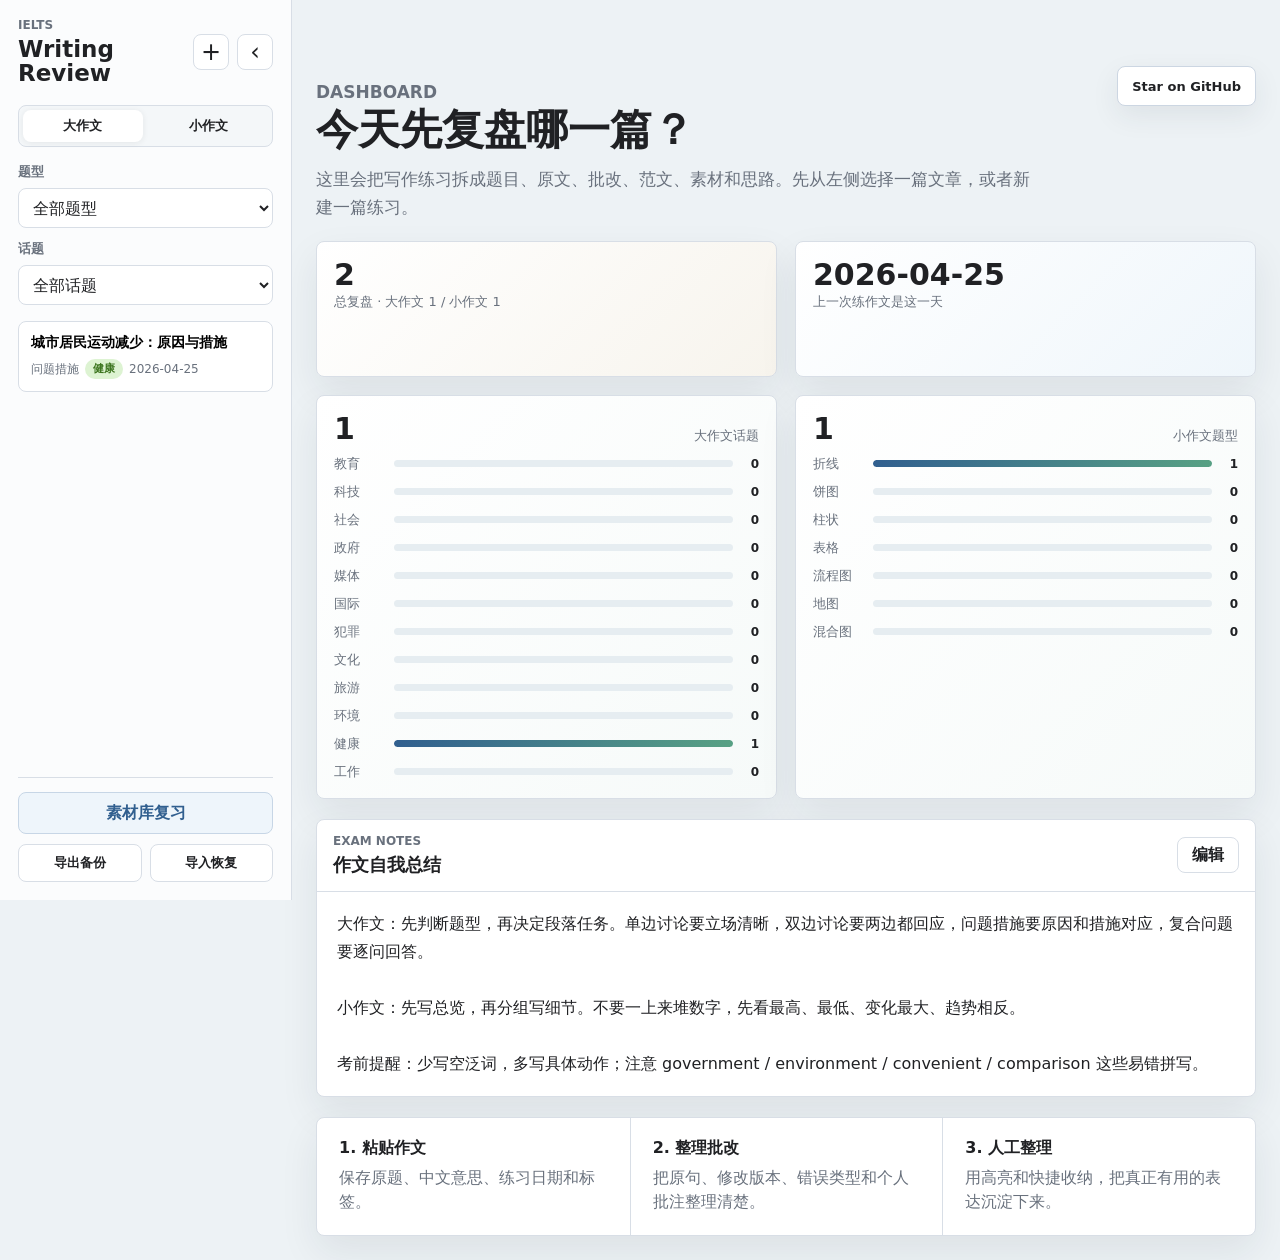
<file: index.html>
<!doctype html>
<html lang="zh-CN">
  <head>
    <meta charset="UTF-8" />
    <meta name="viewport" content="width=device-width, initial-scale=1.0" />
    <title>IELTS Writing Review</title>
    <script defer src="https://cloud.umami.is/script.js" data-website-id="b738fd49-31a0-478e-bd38-641fe0dc7ba7"></script>
    <link rel="stylesheet" href="styles.css" />
  </head>
  <body>
    <div class="app-shell" id="appShell">
      <aside class="sidebar" aria-label="作文目录">
        <div class="brand">
          <div class="brand-copy">
            <p class="eyebrow">IELTS</p>
            <h1>Writing Review</h1>
          </div>
          <div class="brand-actions">
            <button class="icon-button" id="newEntryBtn" title="新建复盘" aria-label="新建复盘">+</button>
            <button class="collapse-button" id="collapseBtn" title="收起目录" aria-label="收起目录">‹</button>
          </div>
        </div>

        <div class="sidebar-content">
          <div class="mode-tabs" role="tablist" aria-label="作文类型">
            <button class="mode-tab active" data-mode="task2">大作文</button>
            <button class="mode-tab" data-mode="task1">小作文</button>
          </div>

          <div class="filter-grid">
            <label class="field compact">
              <span>题型</span>
              <select id="typeFilter"></select>
            </label>
            <label class="field compact topic-filter-field" id="topicFilterField">
              <span>话题</span>
              <select id="topicFilter"></select>
            </label>
          </div>

          <div class="entry-list" id="entryList"></div>

          <div class="sidebar-footer">
            <button class="library-entry-button" id="openLibraryBtn">素材库复习</button>
            <div class="backup-actions" aria-label="数据备份">
              <button class="secondary-button" id="exportBackupBtn">导出备份</button>
              <label class="secondary-button import-backup-button">
                导入恢复
                <input id="importBackupInput" type="file" accept="application/json,.json" />
              </label>
            </div>
          </div>
        </div>
      </aside>

      <main class="workspace">
        <section class="welcome-view" id="welcomeView">
          <div class="welcome-head">
            <div class="welcome-copy">
              <p class="eyebrow">Dashboard</p>
              <h2>今天先复盘哪一篇？</h2>
              <p>
                这里会把写作练习拆成题目、原文、批改、范文、素材和思路。先从左侧选择一篇文章，或者新建一篇练习。
              </p>
            </div>
            <a
              class="github-star-button"
              href="https://github.com/pinksoso69/ielts-writing-review"
              target="_blank"
              rel="noreferrer"
            >
              Star on GitHub
            </a>
          </div>

          <div class="metric-grid" id="metricGrid"></div>

          <section class="panel exam-summary">
            <div class="panel-header">
              <div>
                <p class="eyebrow">Exam Notes</p>
                <h2>作文自我总结</h2>
              </div>
              <div class="topbar-actions">
                <button class="secondary-button" id="editSummaryBtn">编辑</button>
                <button class="primary-button hidden" id="saveSummaryBtn">保存</button>
              </div>
            </div>
            <div class="summary-display" id="summaryDisplay"></div>
            <textarea class="summary-editor hidden" id="summaryEditor"></textarea>
          </section>

          <div class="workflow-strip">
            <div>
              <strong>1. 粘贴作文</strong>
              <span>保存原题、中文意思、练习日期和标签。</span>
            </div>
            <div>
              <strong>2. 整理批改</strong>
              <span>把原句、修改版本、错误类型和个人批注整理清楚。</span>
            </div>
            <div>
              <strong>3. 人工整理</strong>
              <span>用高亮和快捷收纳，把真正有用的表达沉淀下来。</span>
            </div>
          </div>
        </section>

        <section class="library-view hidden" id="libraryView">
          <header class="topbar">
            <div>
              <p class="eyebrow">Review Bank</p>
              <h2 class="library-title">素材库复习</h2>
            </div>
            <button class="secondary-button" id="libraryHomeBtn">返回首页</button>
          </header>

          <section class="library-control-panel">
            <div class="mode-tabs library-mode-tabs" role="tablist" aria-label="素材库类型">
              <button class="mode-tab active" data-library-mode="task2">大作文</button>
              <button class="mode-tab" data-library-mode="task1">小作文</button>
            </div>
            <label class="field">
              <span id="libraryGroupLabel">话题</span>
              <select id="libraryGroupSelect"></select>
            </label>
          </section>

          <div class="library-bank-tabs note-tabs" id="libraryBankTabs" role="tablist" aria-label="素材库分类"></div>
          <div class="library-content" id="libraryContent"></div>
          <div class="library-pagination" id="libraryPagination"></div>
        </section>

        <section class="detail-view hidden" id="detailView">
          <header class="topbar">
            <div>
              <p class="eyebrow" id="entryModeLabel">大作文复盘</p>
              <input id="entryTitle" class="title-input" aria-label="作文标题" />
            </div>
            <div class="topbar-actions">
              <button class="secondary-button" id="backHomeBtn">首页</button>
              <button class="remove-button" id="deleteEntryBtn">删除记录</button>
            </div>
          </header>

          <section class="panel prompt-card" id="promptCard">
            <div class="prompt-left">
              <label class="field">
                <span>作文原题</span>
                <textarea id="promptText" rows="3"></textarea>
              </label>
              <label class="field">
                <span>题目意思（中文）</span>
                <textarea id="meaningText" rows="3"></textarea>
              </label>
              <div class="meta-row">
                <label class="field">
                  <span>题型</span>
                  <select id="essayType"></select>
                </label>
                <label class="field">
                  <span>练习日期</span>
                  <input id="practiceDate" type="date" />
                </label>
                <label class="field topic-field" id="topicField">
                  <span>话题标签</span>
                  <select id="topicSelect"></select>
                </label>
              </div>
            </div>
            <div class="prompt-right">
              <div class="task-image-field hidden" id="taskImageField">
                <div class="image-field-header">
                  <span>题目图片</span>
                  <label class="secondary-button image-upload-button">
                    上传截图
                    <input id="taskImageInput" type="file" accept="image/*" />
                  </label>
                </div>
                <button class="image-preview empty" id="taskImagePreview" type="button">暂无图片</button>
                <button class="remove-button hidden" id="removeTaskImageBtn">移除图片</button>
              </div>
            </div>
          </section>

          <section class="review-grid">
            <article class="panel essay-panel">
              <div class="panel-header">
                <div>
                  <p class="eyebrow">Draft</p>
                  <h2>我的版本</h2>
                </div>
                <div class="panel-tools">
                  <label class="score-field">
                    <span>分数</span>
                    <select id="draftScore"></select>
                  </label>
                  <span class="count-pill" id="draftStats">0 words</span>
                </div>
              </div>
              <div id="draftEditor" class="rich-editor" contenteditable="true" spellcheck="false"></div>
            </article>

            <article class="panel essay-panel">
              <div class="panel-header">
                <div>
                  <p class="eyebrow">Model</p>
                  <h2>范文版本</h2>
                </div>
                <div class="panel-tools">
                  <label class="score-field">
                    <span>分数</span>
                    <select id="modelScore"></select>
                  </label>
                  <span class="count-pill" id="modelStats">0 words</span>
                </div>
              </div>
              <div id="modelEditor" class="rich-editor" contenteditable="true" spellcheck="false"></div>
            </article>
          </section>
          <div class="highlight-legend" id="highlightLegend"></div>

          <section class="analysis-grid">
            <article class="panel corrections-panel">
              <details open>
                <summary>
                  <span>
                    <em class="eyebrow">Corrections</em>
                    <strong>错误标注</strong>
                  </span>
                  <button class="secondary-button" id="addCorrectionBtn">添加</button>
                </summary>
                <div class="correction-list" id="correctionList"></div>
              </details>
            </article>

            <article class="panel language-panel">
              <details open>
                <summary>
                  <span>
                    <em class="eyebrow">Language Bank</em>
                    <strong>素材沉淀</strong>
                  </span>
                  <button class="secondary-button" id="editBankLabelsBtn" type="button">编辑标签</button>
                </summary>
                <div class="bank-label-editor hidden" id="bankLabelEditor"></div>
                <div class="note-tabs" id="detailBankTabs" role="tablist" aria-label="素材分类"></div>
                <textarea id="bankText" class="notes-textarea"></textarea>
              </details>
            </article>

            <article class="panel thinking-panel">
              <details>
                <summary>
                  <span>
                    <em class="eyebrow">Thinking</em>
                    <strong>思路与结构</strong>
                  </span>
                </summary>
                <div class="analysis-fields">
                  <label class="field">
                    <span id="thinkingPrimaryLabel">整体思路</span>
                    <textarea id="stanceText" rows="3"></textarea>
                  </label>
                  <label class="field">
                    <span id="thinkingSecondaryLabel">论点与论据</span>
                    <textarea id="argumentsText" rows="7"></textarea>
                  </label>
                </div>
              </details>
            </article>
          </section>
        </section>
      </main>
    </div>

    <div class="image-modal hidden" id="imageModal" aria-label="题目图片预览">
      <button class="image-modal-close" id="imageModalClose" aria-label="关闭图片预览">×</button>
      <img id="imageModalImg" alt="题目图片放大预览" />
    </div>

    <div class="selection-toolbar hidden" id="selectionToolbar" aria-label="选中文本快捷操作">
      <div class="toolbar-group">
        <button data-highlight="#ffe998">黄色高亮</button>
        <button data-highlight="#ffc9c1">红色高亮</button>
        <button data-highlight="#b9dcff">蓝色高亮</button>
        <button data-highlight="#c7efd5">绿色高亮</button>
        <button data-clear-highlight>清除高亮</button>
      </div>
      <div class="toolbar-group submenu-wrap">
        <button>加入错误标注 ›</button>
        <div class="submenu">
          <button data-add-correction="source">原句/问题</button>
          <button data-add-correction="fix">修改建议</button>
          <button data-add-correction="comment">个人批注</button>
        </div>
      </div>
      <div class="toolbar-group submenu-wrap">
        <button>加入素材沉淀 ›</button>
        <div class="submenu" id="bankSubmenu"></div>
      </div>
    </div>

    <template id="correctionTemplate">
      <article class="correction-item">
        <label>
          <span>原句/问题</span>
          <textarea data-correction="source" rows="2"></textarea>
        </label>
        <label>
          <span>修改建议</span>
          <textarea data-correction="fix" rows="2"></textarea>
        </label>
        <label>
          <span>个人批注</span>
          <textarea data-correction="comment" rows="2"></textarea>
        </label>
        <label>
          <span>问题类型</span>
          <select data-correction="kind">
            <option>语法</option>
            <option>词汇</option>
            <option>搭配</option>
            <option>逻辑</option>
            <option>衔接</option>
            <option>任务回应</option>
            <option>其他</option>
          </select>
        </label>
        <button class="remove-button" data-remove-correction>删除</button>
      </article>
    </template>

    <script src="app.js"></script>
  </body>
</html>
</file>
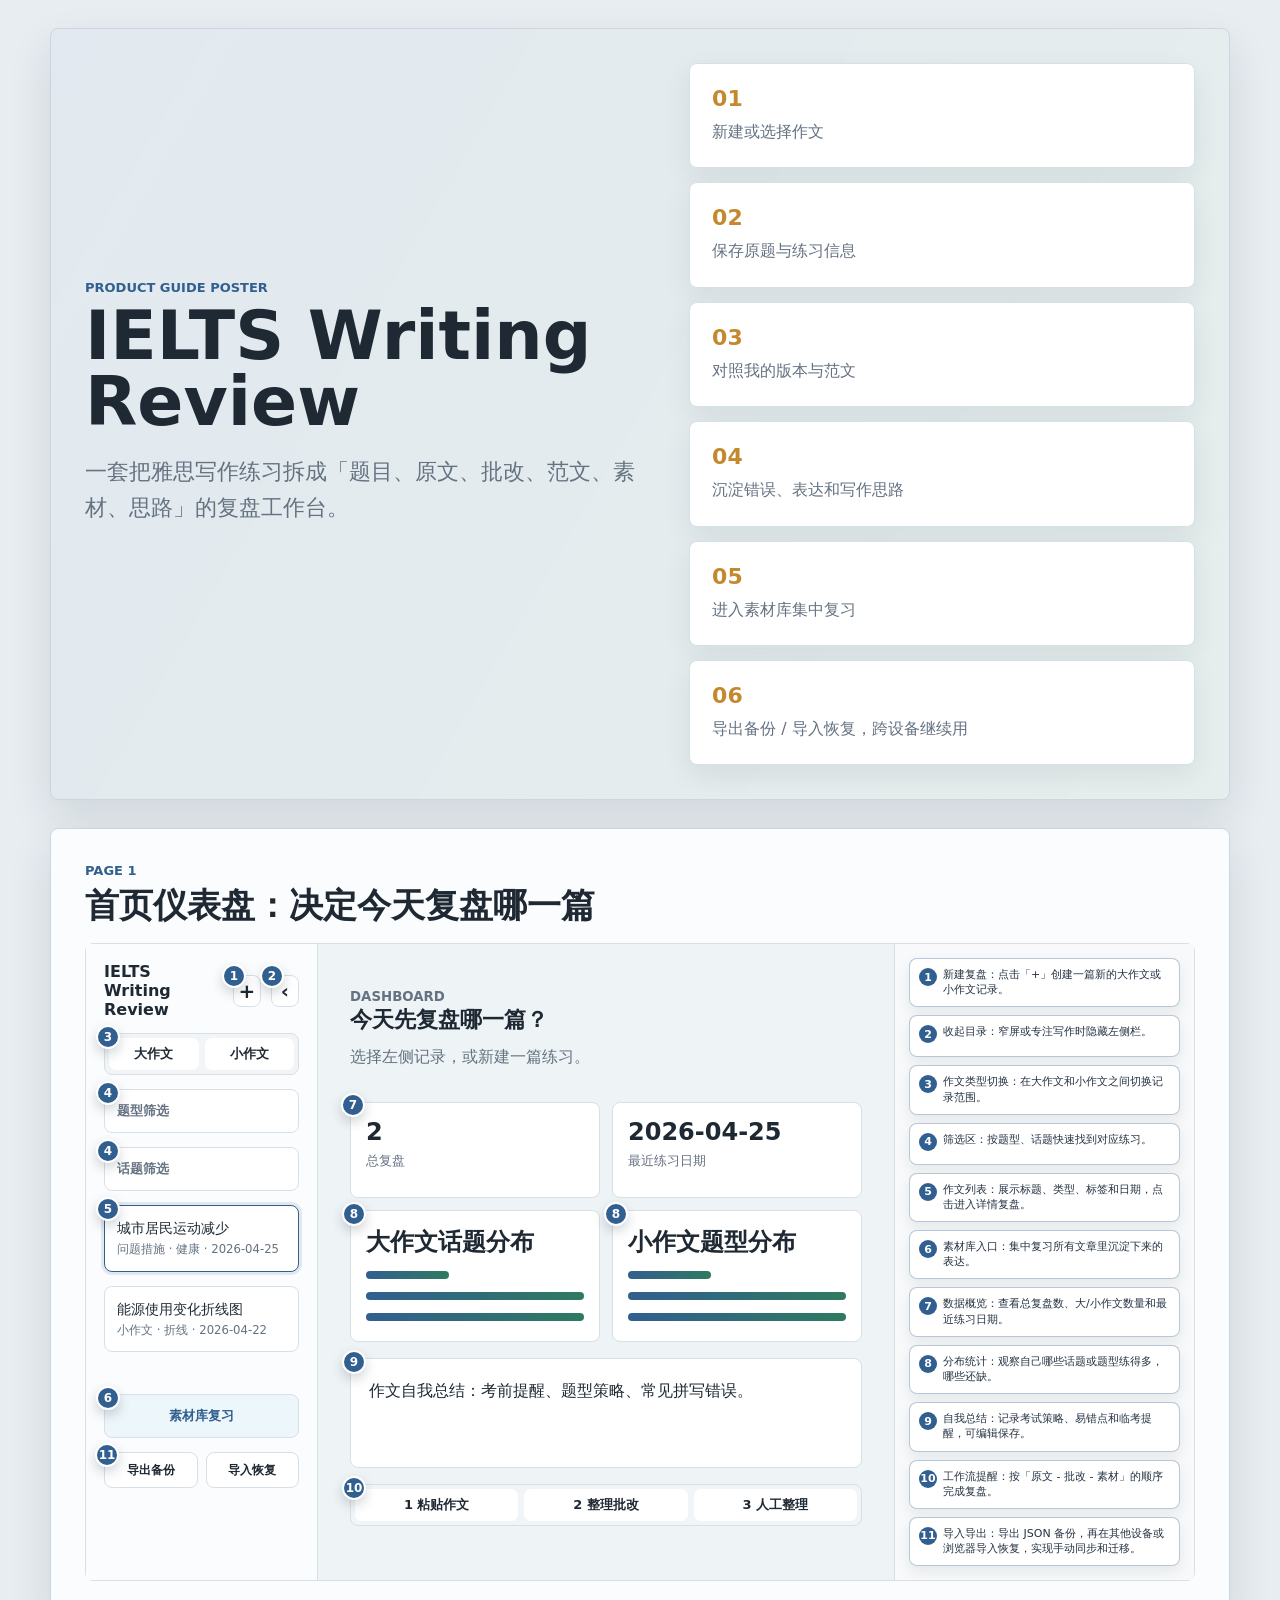
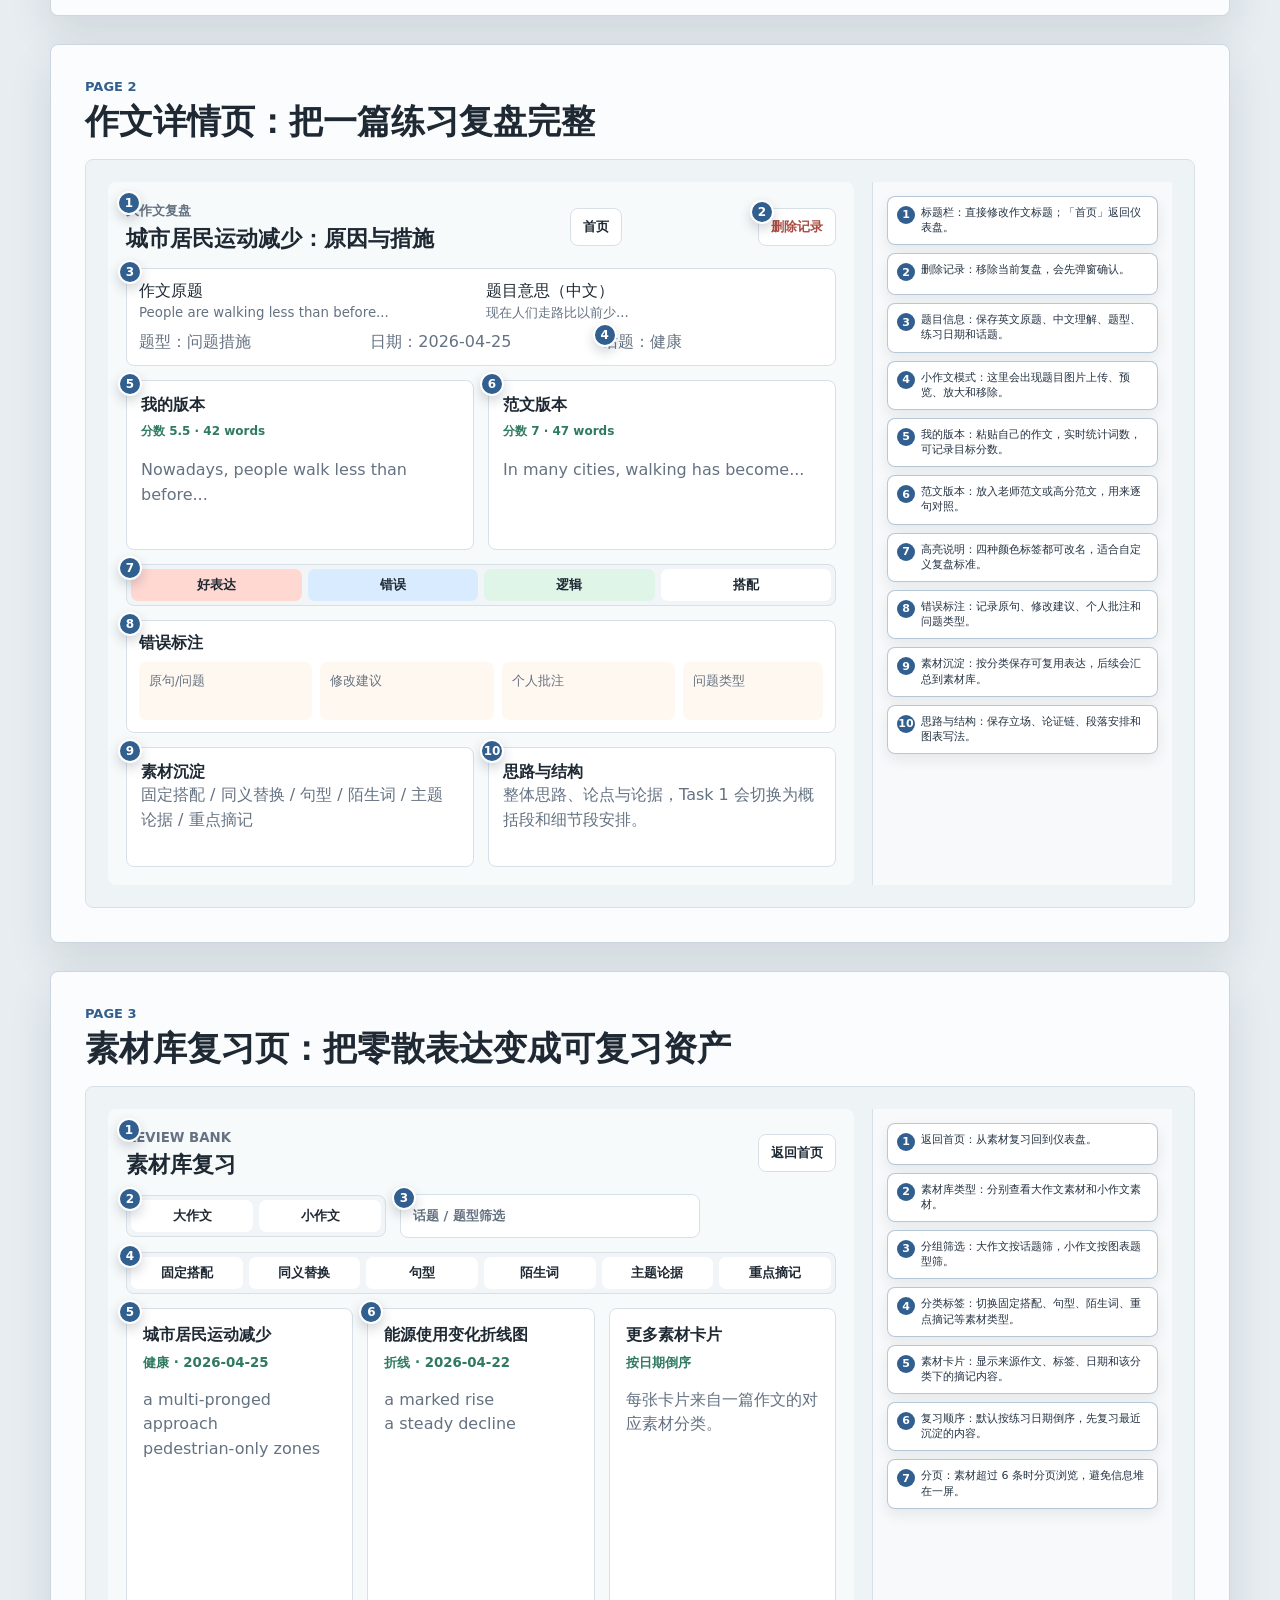
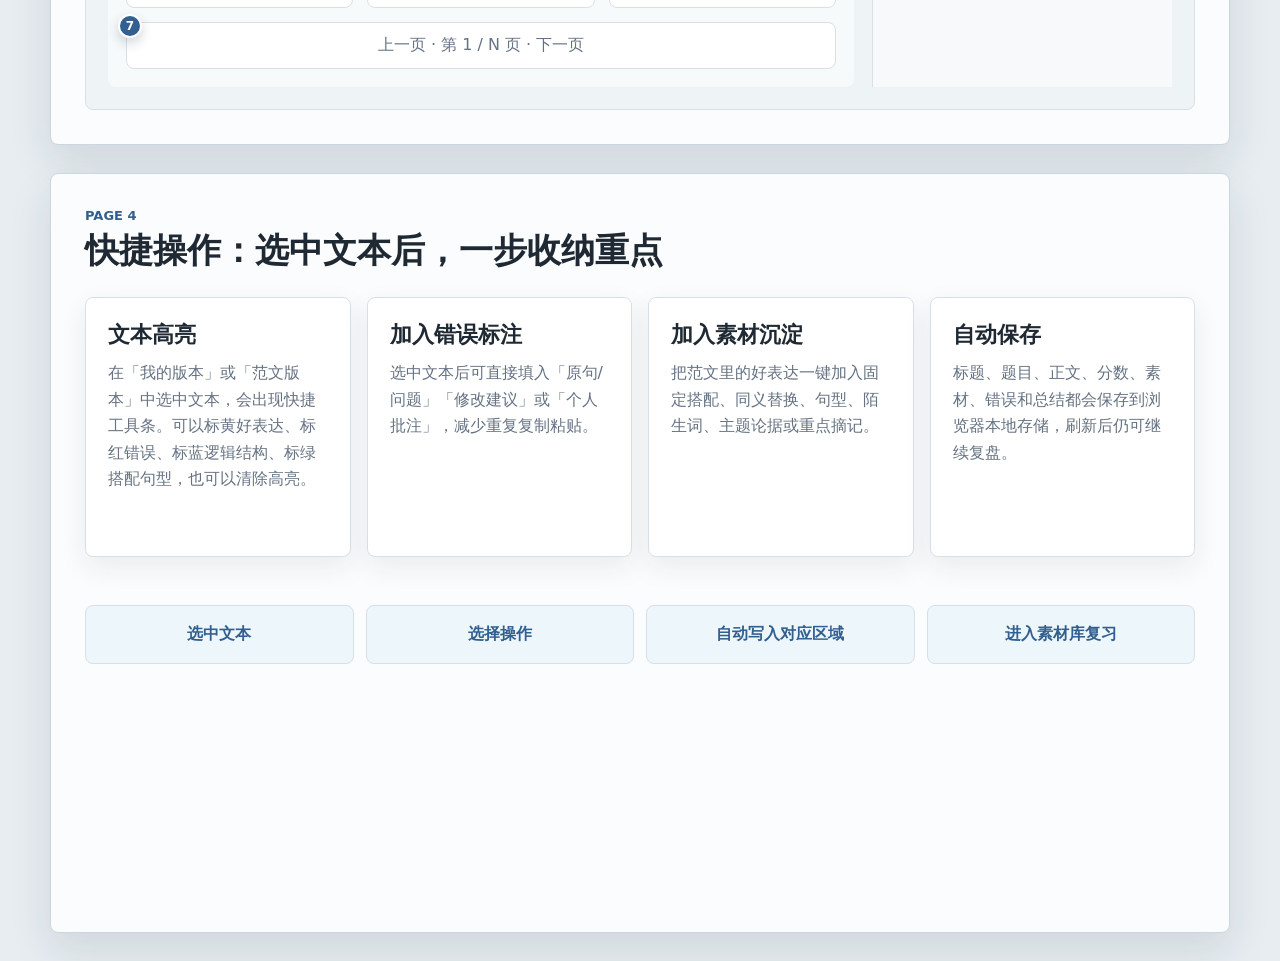
<file: poster.html>
<!doctype html>
<html lang="zh-CN">
  <head>
    <meta charset="UTF-8" />
    <meta name="viewport" content="width=device-width, initial-scale=1.0" />
    <title>IELTS Writing Review 使用介绍海报</title>
    <link rel="stylesheet" href="poster.css" />
  </head>
  <body>
    <main class="poster-book">
      <section class="poster-page cover">
        <div class="cover-copy">
          <p class="eyebrow">Product Guide Poster</p>
          <h1>IELTS Writing Review</h1>
          <p class="subtitle">一套把雅思写作练习拆成「题目、原文、批改、范文、素材、思路」的复盘工作台。</p>
        </div>
        <div class="cover-map" aria-label="产品流程">
          <div><b>01</b><span>新建或选择作文</span></div>
          <div><b>02</b><span>保存原题与练习信息</span></div>
          <div><b>03</b><span>对照我的版本与范文</span></div>
          <div><b>04</b><span>沉淀错误、表达和写作思路</span></div>
          <div><b>05</b><span>进入素材库集中复习</span></div>
          <div><b>06</b><span>导出备份 / 导入恢复，跨设备继续用</span></div>
        </div>
      </section>

      <section class="poster-page">
        <header class="page-header">
          <p class="eyebrow">Page 1</p>
          <h2>首页仪表盘：决定今天复盘哪一篇</h2>
        </header>
        <div class="annotated-layout home-layout">
          <aside class="mock-sidebar">
            <div class="brand-row">
              <strong>IELTS<br />Writing Review</strong>
              <span class="circle marked"><i class="note-mark">1</i>+</span>
              <span class="circle marked"><i class="note-mark">2</i>‹</span>
            </div>
            <div class="tabs marked"><i class="note-mark">3</i><span>大作文</span><span>小作文</span></div>
            <div class="field-pill marked"><i class="note-mark">4</i>题型筛选</div>
            <div class="field-pill marked"><i class="note-mark">4</i>话题筛选</div>
            <div class="entry active marked"><i class="note-mark">5</i>城市居民运动减少<br /><small>问题措施 · 健康 · 2026-04-25</small></div>
            <div class="entry">能源使用变化折线图<br /><small>小作文 · 折线 · 2026-04-22</small></div>
            <div class="library-button marked"><i class="note-mark">6</i>素材库复习</div>
            <div class="backup-row marked"><i class="note-mark">11</i><span>导出备份</span><span>导入恢复</span></div>
          </aside>
          <section class="mock-workspace">
            <div class="hero-copy">
              <small>Dashboard</small>
              <h3>今天先复盘哪一篇？</h3>
              <p>选择左侧记录，或新建一篇练习。</p>
            </div>
            <div class="metric-grid marked">
              <i class="note-mark">7</i>
              <div><b>2</b><span>总复盘</span></div>
              <div><b>2026-04-25</b><span>最近练习日期</span></div>
              <div class="wide marked"><i class="note-mark">8</i><b>大作文话题分布</b><i></i><i></i><i></i></div>
              <div class="wide marked"><i class="note-mark">8</i><b>小作文题型分布</b><i></i><i></i><i></i></div>
            </div>
            <div class="summary-box marked"><i class="note-mark">9</i>作文自我总结：考前提醒、题型策略、常见拼写错误。</div>
            <div class="workflow marked">
              <i class="note-mark">10</i>
              <span>1 粘贴作文</span>
              <span>2 整理批改</span>
              <span>3 人工整理</span>
            </div>
          </section>
          <ol class="callouts">
            <li style="--x: 2%; --y: 3%">新建复盘：点击「+」创建一篇新的大作文或小作文记录。</li>
            <li style="--x: 19%; --y: 3%">收起目录：窄屏或专注写作时隐藏左侧栏。</li>
            <li style="--x: 3%; --y: 14%">作文类型切换：在大作文和小作文之间切换记录范围。</li>
            <li style="--x: 3%; --y: 28%">筛选区：按题型、话题快速找到对应练习。</li>
            <li style="--x: 3%; --y: 47%">作文列表：展示标题、类型、标签和日期，点击进入详情复盘。</li>
            <li style="--x: 4%; --y: 82%">素材库入口：集中复习所有文章里沉淀下来的表达。</li>
            <li style="--x: 36%; --y: 18%">数据概览：查看总复盘数、大/小作文数量和最近练习日期。</li>
            <li style="--x: 56%; --y: 41%">分布统计：观察自己哪些话题或题型练得多，哪些还缺。</li>
            <li style="--x: 39%; --y: 68%">自我总结：记录考试策略、易错点和临考提醒，可编辑保存。</li>
            <li style="--x: 38%; --y: 86%">工作流提醒：按「原文 - 批改 - 素材」的顺序完成复盘。</li>
            <li>导入导出：导出 JSON 备份，再在其他设备或浏览器导入恢复，实现手动同步和迁移。</li>
          </ol>
        </div>
      </section>

      <section class="poster-page">
        <header class="page-header">
          <p class="eyebrow">Page 2</p>
          <h2>作文详情页：把一篇练习复盘完整</h2>
        </header>
        <div class="annotated-layout detail-layout">
          <section class="detail-screen">
            <div class="topbar marked">
              <i class="note-mark">1</i>
              <div><small>大作文复盘</small><h3>城市居民运动减少：原因与措施</h3></div>
              <span>首页</span><span class="danger marked"><i class="note-mark">2</i>删除记录</span>
            </div>
            <div class="prompt-card marked">
              <i class="note-mark">3</i>
              <div>作文原题<br /><small>People are walking less than before...</small></div>
              <div>题目意思（中文）<br /><small>现在人们走路比以前少...</small></div>
              <div class="meta">题型：问题措施</div>
              <div class="meta">日期：2026-04-25</div>
              <div class="meta marked"><i class="note-mark">4</i>话题：健康</div>
            </div>
            <div class="essay-grid">
              <div class="marked"><i class="note-mark">5</i><b>我的版本</b><em>分数 5.5 · 42 words</em><p>Nowadays, people walk less than before...</p></div>
              <div class="marked"><i class="note-mark">6</i><b>范文版本</b><em>分数 7 · 47 words</em><p>In many cities, walking has become...</p></div>
            </div>
            <div class="legend marked"><i class="note-mark">7</i><span>好表达</span><span>错误</span><span>逻辑</span><span>搭配</span></div>
            <div class="correction-table marked">
              <i class="note-mark">8</i>
              <b>错误标注</b>
              <div>原句/问题</div><div>修改建议</div><div>个人批注</div><div>问题类型</div>
            </div>
            <div class="bottom-grid">
              <div class="marked"><i class="note-mark">9</i><b>素材沉淀</b><p>固定搭配 / 同义替换 / 句型 / 陌生词 / 主题论据 / 重点摘记</p></div>
              <div class="marked"><i class="note-mark">10</i><b>思路与结构</b><p>整体思路、论点与论据，Task 1 会切换为概括段和细节段安排。</p></div>
            </div>
          </section>
          <ol class="callouts">
            <li style="--x: 2%; --y: 5%">标题栏：直接修改作文标题；「首页」返回仪表盘。</li>
            <li style="--x: 78%; --y: 5%">删除记录：移除当前复盘，会先弹窗确认。</li>
            <li style="--x: 4%; --y: 18%">题目信息：保存英文原题、中文理解、题型、练习日期和话题。</li>
            <li style="--x: 57%; --y: 22%">小作文模式：这里会出现题目图片上传、预览、放大和移除。</li>
            <li style="--x: 5%; --y: 37%">我的版本：粘贴自己的作文，实时统计词数，可记录目标分数。</li>
            <li style="--x: 52%; --y: 37%">范文版本：放入老师范文或高分范文，用来逐句对照。</li>
            <li style="--x: 4%; --y: 55%">高亮说明：四种颜色标签都可改名，适合自定义复盘标准。</li>
            <li style="--x: 4%; --y: 64%">错误标注：记录原句、修改建议、个人批注和问题类型。</li>
            <li style="--x: 14%; --y: 82%">素材沉淀：按分类保存可复用表达，后续会汇总到素材库。</li>
            <li style="--x: 55%; --y: 82%">思路与结构：保存立场、论证链、段落安排和图表写法。</li>
          </ol>
        </div>
      </section>

      <section class="poster-page">
        <header class="page-header">
          <p class="eyebrow">Page 3</p>
          <h2>素材库复习页：把零散表达变成可复习资产</h2>
        </header>
        <div class="annotated-layout library-layout">
          <section class="library-screen">
            <div class="topbar marked">
              <i class="note-mark">1</i>
              <div><small>Review Bank</small><h3>素材库复习</h3></div>
              <span>返回首页</span>
            </div>
            <div class="controls">
              <div class="tabs marked"><i class="note-mark">2</i><span>大作文</span><span>小作文</span></div>
              <div class="field-pill marked"><i class="note-mark">3</i>话题 / 题型筛选</div>
            </div>
            <div class="bank-tabs marked">
              <i class="note-mark">4</i>
              <span>固定搭配</span><span>同义替换</span><span>句型</span><span>陌生词</span><span>主题论据</span><span>重点摘记</span>
            </div>
            <div class="library-cards">
              <article class="marked"><i class="note-mark">5</i><b>城市居民运动减少</b><small>健康 · 2026-04-25</small><p>a multi-pronged approach<br />pedestrian-only zones</p></article>
              <article class="marked"><i class="note-mark">6</i><b>能源使用变化折线图</b><small>折线 · 2026-04-22</small><p>a marked rise<br />a steady decline</p></article>
              <article><b>更多素材卡片</b><small>按日期倒序</small><p>每张卡片来自一篇作文的对应素材分类。</p></article>
            </div>
            <div class="pagination marked"><i class="note-mark">7</i>上一页 · 第 1 / N 页 · 下一页</div>
          </section>
          <ol class="callouts">
            <li style="--x: 3%; --y: 7%">返回首页：从素材复习回到仪表盘。</li>
            <li style="--x: 7%; --y: 22%">素材库类型：分别查看大作文素材和小作文素材。</li>
            <li style="--x: 34%; --y: 22%">分组筛选：大作文按话题筛，小作文按图表题型筛。</li>
            <li style="--x: 5%; --y: 36%">分类标签：切换固定搭配、句型、陌生词、重点摘记等素材类型。</li>
            <li style="--x: 6%; --y: 54%">素材卡片：显示来源作文、标签、日期和该分类下的摘记内容。</li>
            <li style="--x: 59%; --y: 55%">复习顺序：默认按练习日期倒序，先复习最近沉淀的内容。</li>
            <li style="--x: 34%; --y: 86%">分页：素材超过 6 条时分页浏览，避免信息堆在一屏。</li>
          </ol>
        </div>
      </section>

      <section class="poster-page">
        <header class="page-header">
          <p class="eyebrow">Page 4</p>
          <h2>快捷操作：选中文本后，一步收纳重点</h2>
        </header>
        <div class="shortcut-grid">
          <article>
            <h3>文本高亮</h3>
            <p>在「我的版本」或「范文版本」中选中文本，会出现快捷工具条。可以标黄好表达、标红错误、标蓝逻辑结构、标绿搭配句型，也可以清除高亮。</p>
          </article>
          <article>
            <h3>加入错误标注</h3>
            <p>选中文本后可直接填入「原句/问题」「修改建议」或「个人批注」，减少重复复制粘贴。</p>
          </article>
          <article>
            <h3>加入素材沉淀</h3>
            <p>把范文里的好表达一键加入固定搭配、同义替换、句型、陌生词、主题论据或重点摘记。</p>
          </article>
          <article>
            <h3>自动保存</h3>
            <p>标题、题目、正文、分数、素材、错误和总结都会保存到浏览器本地存储，刷新后仍可继续复盘。</p>
          </article>
        </div>
        <div class="mini-flow">
          <span>选中文本</span>
          <span>选择操作</span>
          <span>自动写入对应区域</span>
          <span>进入素材库复习</span>
        </div>
      </section>
    </main>
  </body>
</html>
</file>
<file: styles.css>
:root {
  --ink: #202124;
  --muted: #69717d;
  --line: #d8dee6;
  --panel: #ffffff;
  --soft: #f4f7f9;
  --blue: #315f8f;
  --green: #2e7a62;
  --red: #ad5149;
  --amber: #c18625;
  --shadow: 0 16px 38px rgba(30, 39, 48, 0.08);
}

* {
  box-sizing: border-box;
}

body {
  margin: 0;
  min-height: 100vh;
  color: var(--ink);
  font-family: Inter, ui-sans-serif, system-ui, -apple-system, BlinkMacSystemFont, "Segoe UI", sans-serif;
  background: #edf2f5;
}

button,
input,
textarea,
select {
  font: inherit;
}

button {
  cursor: pointer;
}

.hidden {
  display: none !important;
}

.app-shell {
  display: grid;
  grid-template-columns: 292px minmax(0, 1fr);
  min-height: 100vh;
}

.app-shell.sidebar-collapsed {
  grid-template-columns: 64px minmax(0, 1fr);
}

.sidebar {
  display: flex;
  flex-direction: column;
  position: sticky;
  top: 0;
  height: 100vh;
  padding: 18px;
  overflow-y: auto;
  border-right: 1px solid var(--line);
  background: #fbfcfd;
}

.sidebar-content {
  display: flex;
  flex: 1;
  flex-direction: column;
  min-height: 0;
}

.app-shell.sidebar-collapsed .sidebar {
  padding: 14px 10px;
}

.app-shell.sidebar-collapsed .brand-copy,
.app-shell.sidebar-collapsed .sidebar-content,
.app-shell.sidebar-collapsed .icon-button {
  display: none;
}

.workspace {
  min-width: 0;
  padding: 24px;
}

.brand,
.topbar,
.panel-header,
.topbar-actions,
summary {
  display: flex;
  align-items: center;
  justify-content: space-between;
  gap: 14px;
}

.brand {
  margin-bottom: 20px;
}

.brand-actions {
  display: flex;
  gap: 8px;
  align-items: center;
}

.brand h1,
.welcome-copy h2,
.panel h2 {
  margin: 0;
}

.brand h1 {
  font-size: 23px;
  line-height: 1.05;
}

.eyebrow {
  display: block;
  margin: 0 0 5px;
  color: var(--muted);
  font-size: 12px;
  font-style: normal;
  font-weight: 760;
  letter-spacing: 0;
  text-transform: uppercase;
}

.collapse-button,
.icon-button,
.primary-button,
.secondary-button,
.remove-button,
.mode-tab,
.segment,
.note-tab,
.selection-toolbar button {
  min-height: 36px;
  border: 1px solid var(--line);
  border-radius: 8px;
  background: #fff;
  color: var(--ink);
}

.collapse-button,
.icon-button {
  width: 36px;
  flex: 0 0 36px;
  font-size: 24px;
  line-height: 1;
}

.primary-button {
  padding: 0 18px;
  border-color: var(--blue);
  background: var(--blue);
  color: #fff;
  font-weight: 720;
}

.secondary-button,
.remove-button {
  padding: 0 14px;
  font-weight: 680;
}

.remove-button {
  border-color: #ebcac6;
  color: var(--red);
}

.mode-tabs,
.note-tabs {
  display: grid;
  gap: 6px;
  padding: 4px;
  border: 1px solid var(--line);
  border-radius: 8px;
  background: var(--soft);
}

.mode-tabs {
  grid-template-columns: 1fr 1fr;
  margin-bottom: 16px;
}

.note-tabs {
  grid-template-columns: repeat(3, minmax(0, 1fr));
  margin: 14px;
}

.mode-tab,
.note-tab,
.segment {
  border: 0;
  min-height: 32px;
  background: transparent;
  font-size: 13px;
  font-weight: 740;
}

.mode-tab.active,
.note-tab.active,
.segment.active {
  background: #fff;
  box-shadow: 0 1px 6px rgba(32, 33, 36, 0.08);
}

.filter-grid {
  display: grid;
  grid-template-columns: 1fr;
  gap: 12px;
  margin-bottom: 16px;
}

.field {
  display: grid;
  gap: 7px;
}

.field span,
.correction-item span {
  color: var(--muted);
  font-size: 13px;
  font-weight: 720;
}

input,
textarea,
select {
  width: 100%;
  border: 1px solid var(--line);
  border-radius: 8px;
  background: #fff;
  color: var(--ink);
  outline: none;
}

input:focus,
textarea:focus,
select:focus,
.rich-editor:focus {
  border-color: var(--blue);
  box-shadow: 0 0 0 3px rgba(49, 95, 143, 0.12);
}

input,
select {
  height: 40px;
  padding: 0 10px;
}

textarea {
  padding: 11px 12px;
  resize: vertical;
  line-height: 1.55;
}

.entry-list {
  display: grid;
  gap: 10px;
  align-content: start;
  flex: 1;
  min-height: 0;
  overflow: auto;
}

.entry-card {
  width: 100%;
  padding: 12px;
  border: 1px solid var(--line);
  border-radius: 8px;
  background: #fff;
  text-align: left;
}

.entry-card.active {
  border-color: var(--blue);
  box-shadow: 0 0 0 3px rgba(49, 95, 143, 0.12);
}

.entry-card strong {
  display: block;
  margin-bottom: 7px;
  font-size: 14px;
}

.entry-meta {
  display: flex;
  align-items: center;
  flex-wrap: wrap;
  gap: 6px;
  color: var(--muted);
  font-size: 12px;
  line-height: 1.45;
}

.entry-meta em {
  font-style: normal;
}

.mini-tag {
  display: inline-flex;
  align-items: center;
  min-height: 20px;
  padding: 1px 8px;
  border-radius: 999px;
  font-size: 11px;
  font-weight: 760;
}

.sidebar-footer {
  display: grid;
  gap: 10px;
  margin-top: 16px;
  padding-top: 14px;
  border-top: 1px solid var(--line);
}

.library-entry-button {
  width: 100%;
  min-height: 42px;
  border: 1px solid #c7d6e6;
  border-radius: 8px;
  background: #eef5fb;
  color: var(--blue);
  font-weight: 760;
}

.backup-actions {
  display: grid;
  grid-template-columns: 1fr 1fr;
  gap: 8px;
}

.backup-actions .secondary-button,
.import-backup-button {
  display: inline-grid;
  place-items: center;
  width: 100%;
  min-height: 38px;
  padding: 0 8px;
  font-size: 13px;
}

.import-backup-button input {
  display: none;
}

.welcome-view {
  display: grid;
  gap: 20px;
  max-width: 1080px;
  margin: 0 auto;
  padding-top: 42px;
}

.welcome-head {
  display: flex;
  align-items: flex-start;
  justify-content: space-between;
  gap: 18px;
}

.welcome-copy {
  max-width: 720px;
}

.welcome-copy h2 {
  font-size: 42px;
  line-height: 1.12;
}

.welcome-copy p {
  margin: 12px 0 0;
  color: var(--muted);
  font-size: 17px;
  line-height: 1.65;
}

.github-star-button {
  display: inline-grid;
  place-items: center;
  min-height: 40px;
  flex: 0 0 auto;
  padding: 0 14px;
  border: 1px solid #ccd6e2;
  border-radius: 8px;
  background: #fff;
  color: var(--ink);
  font-size: 13px;
  font-weight: 760;
  text-decoration: none;
  box-shadow: 0 10px 28px rgba(36, 48, 64, 0.08);
}

.github-star-button:hover {
  border-color: #9fb4cb;
  background: #f8fbfd;
}

.metric-grid {
  display: grid;
  grid-template-columns: 1fr 1fr;
  gap: 18px;
}

.metric-card,
.workflow-strip {
  border: 1px solid var(--line);
  border-radius: 8px;
  background: #fff;
  box-shadow: var(--shadow);
}

.metric-card {
  padding: 17px;
  min-height: 136px;
}

.distribution-card {
  display: grid;
  gap: 10px;
  align-content: start;
  min-height: 268px;
  background: linear-gradient(135deg, #ffffff 0%, #f6faf9 100%);
}

.overview-card {
  background: linear-gradient(135deg, #ffffff 0%, #f7f4ed 100%);
}

.streak-card {
  background: linear-gradient(135deg, #ffffff 0%, #eff6fb 100%);
}

.metric-card strong {
  display: block;
  font-size: 30px;
  line-height: 1.05;
}

.metric-card span {
  color: var(--muted);
  font-size: 13px;
}

.metric-card-head {
  display: flex;
  align-items: end;
  justify-content: space-between;
  gap: 12px;
}

.dist-row {
  display: grid;
  grid-template-columns: 52px minmax(0, 1fr) 18px;
  gap: 8px;
  align-items: center;
  font-size: 12px;
  color: var(--muted);
}

.dist-row b {
  color: var(--ink);
  text-align: right;
}

.dist-bar {
  height: 7px;
  border-radius: 999px;
  background: #e6edf1;
  overflow: hidden;
}

.dist-bar i {
  display: block;
  height: 100%;
  border-radius: inherit;
  background: linear-gradient(90deg, #315f8f, #58a184);
}

.empty-hint {
  margin: 0;
  color: var(--muted);
  font-size: 13px;
}

.exam-summary {
  overflow: hidden;
}

.summary-display {
  min-height: 170px;
  max-height: 300px;
  overflow: auto;
  padding: 18px 20px;
  color: var(--ink);
  line-height: 1.75;
  white-space: pre-wrap;
}

.summary-editor {
  min-height: 220px;
  max-height: 320px;
  border: 0;
  border-top: 1px solid var(--line);
  border-radius: 0;
  overflow: auto;
}

.library-view {
  display: grid;
  gap: 16px;
  max-width: 1180px;
  margin: 0 auto;
}

.library-title {
  margin: 0;
  font-size: 34px;
}

.library-control-panel {
  display: grid;
  grid-template-columns: 260px minmax(220px, 320px);
  gap: 14px;
  align-items: end;
  padding: 14px;
  border: 1px solid var(--line);
  border-radius: 8px;
  background: #fff;
  box-shadow: var(--shadow);
}

.library-mode-tabs {
  margin: 0;
}

.library-bank-tabs {
  margin: 0;
  box-shadow: var(--shadow);
}

.library-content {
  display: grid;
  gap: 18px;
}

.library-card-grid {
  display: grid;
  grid-template-columns: repeat(2, minmax(0, 1fr));
  gap: 14px;
}

.library-card {
  display: grid;
  gap: 12px;
  padding: 16px;
  border: 1px solid var(--line);
  border-radius: 8px;
  background: #fff;
  box-shadow: var(--shadow);
}

.library-card-head {
  display: flex;
  align-items: flex-start;
  justify-content: space-between;
  gap: 12px;
}

.library-card-title {
  display: flex;
  align-items: center;
  flex-wrap: wrap;
  gap: 8px;
  min-width: 0;
}

.library-card-title strong {
  min-width: 0;
}

.library-tag {
  display: inline-flex;
  align-items: center;
  min-height: 24px;
  padding: 2px 10px;
  border-radius: 999px;
  background: #edf4ef;
  color: #3f715e;
  font-size: 12px;
  font-weight: 700;
}

.tag-tone-0 {
  background: #d9f0e5;
  color: #1f6b4d;
}

.tag-tone-1 {
  background: #dfe9ff;
  color: #275ba7;
}

.tag-tone-2 {
  background: #f1ddff;
  color: #6b3291;
}

.tag-tone-3 {
  background: #ffe3c6;
  color: #96540f;
}

.tag-tone-4 {
  background: #ffdcdc;
  color: #9a3737;
}

.tag-tone-5 {
  background: #d5eef8;
  color: #24718c;
}

.tag-tone-6 {
  background: #edf2c7;
  color: #6a761d;
}

.tag-tone-7 {
  background: #eadfda;
  color: #76513f;
}

.tag-tone-8 {
  background: #dff0ff;
  color: #225f9f;
}

.tag-tone-9 {
  background: #ffe0ef;
  color: #983b68;
}

.tag-tone-10 {
  background: #ddf3d2;
  color: #3c751f;
}

.tag-tone-11 {
  background: #f8e8b8;
  color: #866416;
}

.library-date {
  flex: 0 0 auto;
  color: var(--muted);
  font-size: 12px;
}

.library-card pre {
  max-height: 190px;
  overflow: auto;
  margin: 0;
  color: var(--ink);
  font: inherit;
  line-height: 1.65;
  white-space: pre-wrap;
}

.library-pagination {
  display: flex;
  justify-content: center;
  align-items: center;
  gap: 12px;
  min-height: 42px;
  color: var(--muted);
  font-size: 13px;
}

.library-pagination button:disabled {
  cursor: not-allowed;
  opacity: 0.45;
}

.empty-library {
  padding: 40px;
  border: 1px dashed var(--line);
  border-radius: 8px;
  background: #fff;
  color: var(--muted);
  text-align: center;
}

.workflow-strip {
  display: grid;
  grid-template-columns: repeat(3, minmax(0, 1fr));
  justify-items: stretch;
}

.workflow-strip div {
  display: grid;
  align-content: start;
  min-height: 112px;
  padding: 20px 22px;
  border-left: 1px solid var(--line);
}

.workflow-strip div:first-child {
  border-left: 0;
}

.workflow-strip strong,
.workflow-strip span {
  display: block;
}

.workflow-strip span {
  margin: 7px 0 0;
  color: var(--muted);
  line-height: 1.55;
}

.topbar {
  display: grid;
  grid-template-columns: minmax(0, 1fr) auto;
  margin-bottom: 18px;
}

.topbar > div:first-child {
  min-width: 0;
}

.title-input {
  width: min(100%, 920px);
  min-height: 48px;
  padding: 0;
  border: 0;
  border-radius: 0;
  background: transparent;
  font-size: 30px;
  font-weight: 780;
  text-overflow: ellipsis;
}

.title-input:focus {
  box-shadow: none;
}

.panel {
  border: 1px solid var(--line);
  border-radius: 8px;
  background: var(--panel);
  box-shadow: var(--shadow);
}

.prompt-card {
  display: grid;
  grid-template-columns: minmax(0, 1.15fr) minmax(260px, 0.85fr);
  gap: clamp(24px, 4vw, 72px);
  padding: 16px;
  margin-bottom: 16px;
  justify-items: stretch;
}

.prompt-left {
  display: grid;
  gap: 14px;
  min-width: 0;
}

.prompt-right {
  display: grid;
  align-content: start;
  gap: 14px;
  min-width: 0;
}

.task2-layout {
  grid-template-columns: 1fr;
}

.task2-layout .prompt-right {
  display: none;
}

.meta-row {
  display: grid;
  grid-template-columns: repeat(3, minmax(0, 1fr));
  gap: 14px;
}

.task1-layout {
  grid-template-columns: minmax(0, 0.95fr) minmax(320px, 1.05fr);
}

.task1-layout .meta-row {
  grid-template-columns: minmax(0, 1fr) minmax(0, 1fr);
}

.task-image-field {
  display: grid;
  gap: 10px;
}

.image-field-header {
  display: flex;
  align-items: center;
  justify-content: space-between;
  gap: 12px;
  color: var(--muted);
  font-size: 13px;
  font-weight: 720;
}

.image-upload-button {
  display: inline-grid;
  place-items: center;
}

.image-upload-button input {
  display: none;
}

.image-preview {
  display: grid;
  place-items: center;
  min-height: 262px;
  border: 1px dashed var(--line);
  border-radius: 8px;
  background: #fbfcfd;
  color: var(--muted);
  overflow: hidden;
  width: 100%;
  padding: 0;
}

.image-preview:not(:disabled) {
  cursor: zoom-in;
}

.image-preview img {
  display: block;
  width: 100%;
  max-height: 360px;
  object-fit: contain;
  background: #fff;
}

.review-grid {
  display: grid;
  grid-template-columns: minmax(0, 1fr) minmax(0, 1fr);
  gap: 16px;
  margin-bottom: 16px;
}

.panel-header {
  display: flex;
  align-items: center;
  justify-content: space-between;
  gap: 14px;
  padding: 14px 16px;
  border-bottom: 1px solid var(--line);
}

.panel h2 {
  font-size: 18px;
}

.count-pill {
  padding: 5px 9px;
  border-radius: 999px;
  background: #edf7f2;
  color: var(--green);
  font-size: 12px;
  font-weight: 760;
}

.panel-tools {
  display: flex;
  align-items: center;
  justify-content: flex-end;
  gap: 9px;
  flex-wrap: wrap;
}

.score-field {
  display: inline-flex;
  align-items: center;
  gap: 6px;
  color: var(--muted);
  font-size: 12px;
  font-weight: 720;
}

.score-field select {
  min-height: 32px;
  width: 84px;
  padding: 4px 28px 4px 9px;
  font-size: 12px;
}

.rich-editor {
  min-height: 360px;
  max-height: 560px;
  overflow: auto;
  padding: 15px;
  border: 0;
  border-radius: 0 0 8px 8px;
  background: #fff;
  line-height: 1.7;
  outline: none;
  white-space: pre-wrap;
}

.rich-editor,
.rich-editor * {
  font-family: inherit !important;
  font-size: inherit !important;
  line-height: inherit !important;
}

.highlight-legend {
  display: flex;
  flex-wrap: wrap;
  gap: 10px;
  align-items: center;
  margin: -4px 0 16px;
  padding: 10px 12px;
  border: 1px solid var(--line);
  border-radius: 8px;
  background: #fbfcfd;
}

.bank-label-editor {
  display: grid;
  gap: 12px;
  padding: 14px;
  border-bottom: 1px solid var(--line);
  background: #fbfdfc;
}

.bank-label-fields {
  display: grid;
  grid-template-columns: repeat(3, minmax(0, 1fr));
  gap: 10px;
}

.bank-label-fields label {
  display: grid;
  gap: 6px;
  color: var(--muted);
  font-size: 12px;
  font-weight: 720;
}

.bank-label-fields input {
  min-height: 34px;
  padding: 6px 9px;
  font-size: 13px;
}

.bank-label-actions {
  display: flex;
  justify-content: flex-end;
  gap: 8px;
}

.legend-item {
  display: grid;
  grid-template-columns: 16px minmax(110px, 160px);
  gap: 7px;
  align-items: center;
}

.legend-dot {
  width: 12px;
  height: 12px;
  border: 1px solid rgba(0, 0, 0, 0.12);
  border-radius: 999px;
}

.legend-item input {
  height: 30px;
  padding: 0 6px;
  border: 0;
  background: transparent;
  color: var(--muted);
  font-size: 12px;
  font-weight: 680;
}

details > summary {
  min-height: 64px;
  padding: 14px 16px;
  border-bottom: 1px solid var(--line);
  border-radius: 8px 8px 0 0;
  list-style: none;
  cursor: pointer;
}

details > summary::-webkit-details-marker {
  display: none;
}

summary strong {
  display: block;
  font-size: 18px;
}

.analysis-grid {
  display: grid;
  grid-template-columns: minmax(0, 1fr) minmax(0, 1fr);
  gap: 16px;
  align-items: start;
}

.analysis-grid > .panel details:not([open]) > summary {
  border-bottom: 0;
  border-radius: 8px;
}

.corrections-panel summary {
  background: #fff7ee;
}

.language-panel summary {
  background: #eff8f4;
}

.thinking-panel summary {
  background: #f1f6fb;
}

.corrections-panel {
  grid-column: 1 / -1;
}

.correction-list {
  display: grid;
  align-content: start;
  gap: 12px;
  padding: 14px;
  min-height: 300px;
  max-height: 560px;
  overflow: auto;
}

.correction-item {
  display: grid;
  grid-template-columns: minmax(0, 1.1fr) minmax(0, 1.1fr) minmax(0, 1.2fr) 150px auto;
  gap: 12px;
  align-items: start;
  padding: 12px;
  border: 1px solid var(--line);
  border-radius: 8px;
  background: #fbfcfc;
}

.correction-item label {
  display: grid;
  gap: 7px;
}

.correction-item label:nth-child(4),
.correction-item .remove-button {
  align-self: start;
}

.correction-item .remove-button {
  margin-top: 28px;
  height: 40px;
}

.correction-item textarea {
  min-height: 82px;
}

.notes-textarea {
  height: 405px;
  min-height: 405px;
  max-height: 405px;
  border: 0;
  border-top: 1px solid var(--line);
  border-radius: 0 0 8px 8px;
  resize: none;
  overflow: auto;
}

.analysis-fields {
  display: grid;
  gap: 10px;
  padding: 14px;
  height: 511px;
  align-content: start;
  overflow: hidden;
}

.analysis-fields .field {
  gap: 5px;
}

.analysis-fields textarea {
  height: 305px;
  min-height: 0;
  max-height: 305px;
  resize: none;
  overflow: auto;
}

.analysis-fields label:first-child textarea {
  height: 116px;
  min-height: 0;
  max-height: 116px;
}

.image-modal {
  position: fixed;
  inset: 0;
  z-index: 50;
  display: grid;
  place-items: center;
  padding: 36px;
  background: rgba(18, 24, 31, 0.72);
}

.image-modal img {
  max-width: min(1100px, 92vw);
  max-height: 88vh;
  border-radius: 8px;
  background: #fff;
  box-shadow: 0 24px 70px rgba(0, 0, 0, 0.32);
}

.image-modal-close {
  position: fixed;
  top: 18px;
  right: 22px;
  width: 42px;
  height: 42px;
  border: 1px solid rgba(255, 255, 255, 0.45);
  border-radius: 8px;
  background: rgba(255, 255, 255, 0.12);
  color: #fff;
  font-size: 30px;
  line-height: 1;
}

.selection-toolbar {
  position: fixed;
  z-index: 20;
  display: grid;
  gap: 8px;
  padding: 7px;
  width: 148px;
  border: 1px solid var(--line);
  border-radius: 8px;
  background: #fff;
  box-shadow: 0 14px 36px rgba(30, 39, 48, 0.18);
}

.selection-toolbar button {
  min-height: 30px;
  padding: 0 9px;
  font-size: 12px;
  font-weight: 720;
  text-align: left;
}

.toolbar-group {
  display: grid;
  gap: 5px;
}

.submenu-wrap {
  position: relative;
}

.submenu {
  position: absolute;
  left: calc(100% + 6px);
  top: 0;
  display: grid;
  min-width: 136px;
  gap: 5px;
  padding: 7px;
  border: 1px solid var(--line);
  border-radius: 8px;
  background: #fff;
  box-shadow: 0 14px 36px rgba(30, 39, 48, 0.18);
  opacity: 0;
  pointer-events: none;
  transform: translateX(-3px);
  transition: opacity 80ms ease, transform 80ms ease;
}

.submenu::before {
  content: "";
  position: absolute;
  top: 0;
  bottom: 0;
  left: -10px;
  width: 10px;
}

.submenu-wrap:hover .submenu,
.submenu-wrap:focus-within .submenu {
  opacity: 1;
  pointer-events: auto;
  transform: translateX(0);
}

@media (max-width: 1120px) {
  .library-control-panel,
  .library-card-grid,
  .workflow-strip,
  .prompt-card,
  .meta-row,
  .review-grid,
  .analysis-grid {
    grid-template-columns: 1fr;
  }

  .workflow-strip div {
    border-top: 1px solid var(--line);
    border-left: 0;
  }

  .workflow-strip div:first-child {
    border-top: 0;
  }
}

@media (max-width: 820px) {
  .metric-grid {
    grid-template-columns: 1fr;
  }
}

@media (max-width: 760px) {
  .app-shell,
  .app-shell.sidebar-collapsed {
    grid-template-columns: 1fr;
  }

  .sidebar {
    position: relative;
    height: auto;
    border-right: 0;
    border-bottom: 1px solid var(--line);
  }

  .workspace {
    padding: 16px;
  }

  .topbar,
  summary {
    align-items: stretch;
    flex-direction: column;
  }

  .topbar-actions {
    justify-content: flex-start;
  }

  .welcome-head {
    flex-direction: column;
  }

  .welcome-copy h2 {
    font-size: 30px;
  }

  .correction-item {
    grid-template-columns: 1fr;
  }

  .bank-label-fields {
    grid-template-columns: 1fr;
  }
}
</file>
<file: poster.css>
:root {
  --ink: #1f2933;
  --muted: #657282;
  --line: #d8e0e7;
  --paper: #fbfcfd;
  --panel: #ffffff;
  --blue: #315f8f;
  --green: #2f7a60;
  --red: #a94b43;
  --gold: #c4892f;
  --shadow: 0 18px 44px rgba(24, 38, 54, 0.11);
}

* {
  box-sizing: border-box;
}

body {
  margin: 0;
  color: var(--ink);
  font-family: Inter, ui-sans-serif, system-ui, -apple-system, BlinkMacSystemFont, "Segoe UI", sans-serif;
  background: #e7edf1;
}

.poster-book {
  display: grid;
  gap: 28px;
  padding: 28px;
}

.poster-page {
  position: relative;
  width: min(1180px, 100%);
  min-height: 760px;
  margin: 0 auto;
  padding: 34px;
  overflow: hidden;
  border: 1px solid #ccd6df;
  border-radius: 8px;
  background: var(--paper);
  box-shadow: var(--shadow);
  break-after: page;
}

.cover {
  display: grid;
  grid-template-columns: 1fr 0.9fr;
  align-items: center;
  gap: 42px;
  min-height: 720px;
  background:
    linear-gradient(120deg, rgba(49, 95, 143, 0.12), rgba(47, 122, 96, 0.1)),
    #fbfcfd;
}

.eyebrow {
  margin: 0 0 8px;
  color: var(--blue);
  font-size: 13px;
  font-weight: 820;
  letter-spacing: 0;
  text-transform: uppercase;
}

h1,
h2,
h3,
p {
  margin-top: 0;
}

h1 {
  margin-bottom: 18px;
  font-size: 68px;
  line-height: 0.98;
}

h2 {
  margin-bottom: 18px;
  font-size: 34px;
  line-height: 1.14;
}

h3 {
  margin-bottom: 10px;
  font-size: 22px;
}

.subtitle {
  max-width: 620px;
  color: var(--muted);
  font-size: 22px;
  line-height: 1.65;
}

.cover-map {
  display: grid;
  gap: 14px;
}

.cover-map div,
.shortcut-grid article {
  padding: 22px;
  border: 1px solid var(--line);
  border-radius: 8px;
  background: #fff;
  box-shadow: 0 10px 28px rgba(24, 38, 54, 0.08);
}

.cover-map b {
  display: block;
  margin-bottom: 8px;
  color: var(--gold);
  font-size: 22px;
}

.cover-map span,
.shortcut-grid p {
  color: var(--muted);
  line-height: 1.65;
}

.page-header {
  position: relative;
  z-index: 2;
  margin-bottom: 16px;
}

.annotated-layout {
  display: grid;
  min-height: 620px;
  border: 1px solid var(--line);
  border-radius: 8px;
  background: #eef3f6;
}

.home-layout {
  grid-template-columns: 232px minmax(0, 1fr) 300px;
}

.mock-sidebar,
.mock-workspace,
.detail-screen,
.library-screen {
  min-width: 0;
}

.mock-sidebar {
  display: grid;
  align-content: start;
  gap: 14px;
  padding: 18px;
  border-right: 1px solid var(--line);
  background: #fbfcfd;
}

.home-layout .mock-sidebar {
  grid-column: 1;
}

.home-layout .mock-workspace {
  grid-column: 2;
}

.brand-row,
.topbar {
  display: flex;
  align-items: center;
  justify-content: space-between;
  gap: 10px;
}

.circle {
  display: inline-grid;
  place-items: center;
  width: 32px;
  height: 32px;
  border: 1px solid var(--line);
  border-radius: 8px;
  background: #fff;
  font-size: 20px;
  font-weight: 800;
}

.tabs,
.bank-tabs,
.workflow,
.legend {
  display: grid;
  gap: 6px;
  padding: 4px;
  border: 1px solid var(--line);
  border-radius: 8px;
  background: #f1f5f8;
}

.tabs {
  grid-template-columns: 1fr 1fr;
}

.tabs span,
.bank-tabs span,
.workflow span,
.legend span {
  min-height: 32px;
  padding: 7px 10px;
  border-radius: 7px;
  background: #fff;
  color: var(--ink);
  font-size: 13px;
  font-weight: 760;
  text-align: center;
}

.field-pill,
.entry,
.library-button,
.summary-box,
.metric-grid div,
.prompt-card,
.essay-grid > div,
.correction-table,
.bottom-grid > div,
.library-cards article,
.pagination {
  border: 1px solid var(--line);
  border-radius: 8px;
  background: #fff;
}

.field-pill,
.library-button {
  padding: 12px;
  color: var(--muted);
  font-size: 13px;
  font-weight: 720;
}

.backup-row {
  display: grid;
  grid-template-columns: 1fr 1fr;
  gap: 8px;
}

.backup-row span {
  display: grid;
  min-height: 36px;
  place-items: center;
  border: 1px solid var(--line);
  border-radius: 8px;
  background: #fff;
  color: var(--ink);
  font-size: 12px;
  font-weight: 760;
}

.entry {
  padding: 12px;
  font-size: 14px;
  line-height: 1.45;
}

.entry small {
  color: var(--muted);
}

.entry.active {
  border-color: var(--blue);
  box-shadow: 0 0 0 3px rgba(49, 95, 143, 0.12);
}

.library-button {
  margin-top: 28px;
  background: #edf6fb;
  color: var(--blue);
  text-align: center;
}

.mock-workspace {
  display: grid;
  gap: 16px;
  align-content: start;
  padding: 42px 32px;
}

.hero-copy small,
.topbar small {
  color: var(--muted);
  font-weight: 760;
  text-transform: uppercase;
}

.hero-copy p,
.detail-screen p,
.library-screen p {
  color: var(--muted);
  line-height: 1.55;
}

.metric-grid {
  display: grid;
  grid-template-columns: 1fr 1fr;
  gap: 12px;
}

.metric-grid div {
  min-height: 96px;
  padding: 15px;
}

.metric-grid b,
.metric-grid span {
  display: block;
}

.metric-grid b {
  font-size: 24px;
}

.metric-grid span {
  margin-top: 6px;
  color: var(--muted);
  font-size: 13px;
}

.metric-grid .wide {
  min-height: 132px;
}

.metric-grid i:not(.note-mark) {
  display: block;
  height: 8px;
  margin-top: 13px;
  border-radius: 999px;
  background: linear-gradient(90deg, var(--blue), var(--green));
}

.metric-grid i:not(.note-mark):nth-of-type(1) {
  width: 64%;
}

.metric-grid i:not(.note-mark):nth-of-type(2) {
  width: 38%;
}

.summary-box {
  min-height: 110px;
  padding: 18px;
  line-height: 1.7;
}

.workflow {
  grid-template-columns: repeat(3, 1fr);
}

.detail-layout,
.library-layout {
  grid-template-columns: minmax(0, 1fr) 300px;
  padding: 22px;
  gap: 18px;
}

.detail-screen,
.library-screen {
  display: grid;
  gap: 14px;
  padding: 18px;
  border-radius: 8px;
  background: #f7fafb;
}

.topbar h3 {
  margin: 4px 0 0;
}

.topbar > span {
  padding: 9px 12px;
  border: 1px solid var(--line);
  border-radius: 8px;
  background: #fff;
  font-size: 13px;
  font-weight: 760;
}

.topbar .danger {
  color: var(--red);
}

.prompt-card {
  display: grid;
  grid-template-columns: repeat(6, minmax(0, 1fr));
  gap: 10px;
  padding: 12px;
}

.prompt-card > div {
  min-width: 0;
}

.prompt-card > div:nth-child(1),
.prompt-card > div:nth-child(2) {
  grid-column: span 3;
}

.prompt-card > div:nth-child(3),
.prompt-card > div:nth-child(4),
.prompt-card > div:nth-child(5) {
  grid-column: span 2;
}

.prompt-card small {
  color: var(--muted);
}

.meta {
  color: var(--muted);
}

.essay-grid {
  display: grid;
  grid-template-columns: 1fr 1fr;
  gap: 14px;
}

.essay-grid > div {
  min-height: 170px;
  padding: 14px;
}

.essay-grid em {
  display: block;
  margin: 7px 0 18px;
  color: var(--green);
  font-size: 12px;
  font-style: normal;
  font-weight: 760;
}

.legend {
  grid-template-columns: repeat(4, 1fr);
}

.legend span:nth-child(1) {
  background: #fff0a6;
}

.legend span:nth-child(2) {
  background: #ffd8d2;
}

.legend span:nth-child(3) {
  background: #d9ecff;
}

.legend span:nth-child(4) {
  background: #dff5e8;
}

.correction-table {
  display: grid;
  grid-template-columns: 1.15fr 1.15fr 1.15fr 140px;
  gap: 8px;
  padding: 12px;
}

.correction-table b {
  grid-column: 1 / -1;
}

.correction-table div {
  min-height: 58px;
  padding: 10px;
  border-radius: 7px;
  background: #fff8f0;
  color: var(--muted);
  font-size: 13px;
}

.bottom-grid {
  display: grid;
  grid-template-columns: 1fr 1fr;
  gap: 14px;
}

.bottom-grid > div {
  min-height: 120px;
  padding: 14px;
}

.controls {
  display: grid;
  grid-template-columns: 260px 300px;
  gap: 14px;
  align-items: center;
}

.bank-tabs {
  grid-template-columns: repeat(6, 1fr);
}

.library-cards {
  display: grid;
  grid-template-columns: repeat(3, 1fr);
  gap: 14px;
  min-height: 300px;
}

.library-cards article {
  padding: 16px;
}

.library-cards small {
  display: block;
  margin: 8px 0 16px;
  color: var(--green);
  font-weight: 760;
}

.pagination {
  padding: 12px;
  color: var(--muted);
  text-align: center;
}

.callouts {
  position: static;
  display: grid;
  align-content: start;
  gap: 8px;
  min-width: 0;
  margin: 0;
  padding: 14px;
  list-style: none;
  border-left: 1px solid var(--line);
  background: rgba(251, 252, 253, 0.72);
  counter-reset: note;
}

.callouts li {
  position: relative;
  left: auto;
  top: auto;
  width: auto;
  min-height: 42px;
  padding: 8px 9px 9px 33px;
  border: 1px solid rgba(49, 95, 143, 0.35);
  border-radius: 8px;
  background: rgba(255, 255, 255, 0.96);
  box-shadow: 0 6px 14px rgba(24, 38, 54, 0.08);
  color: #243242;
  font-size: 11px;
  line-height: 1.38;
  counter-increment: note;
}

.callouts li::before {
  content: counter(note);
  position: absolute;
  left: 9px;
  top: 9px;
  display: grid;
  place-items: center;
  width: 18px;
  height: 18px;
  border-radius: 50%;
  background: var(--blue);
  color: #fff;
  font-size: 11px;
  font-weight: 800;
}

.marked {
  position: relative;
}

.note-mark {
  position: absolute;
  z-index: 3;
  left: -9px;
  top: -9px;
  display: grid;
  width: 24px;
  height: 24px;
  place-items: center;
  border: 2px solid #fff;
  border-radius: 50%;
  background: var(--blue);
  color: #fff;
  box-shadow: 0 5px 12px rgba(24, 38, 54, 0.2);
  font-size: 12px;
  font-style: normal;
  font-weight: 850;
  line-height: 1;
}

.circle .note-mark {
  left: -12px;
  top: -12px;
}

.shortcut-grid {
  display: grid;
  grid-template-columns: repeat(4, 1fr);
  gap: 16px;
  margin-top: 28px;
}

.shortcut-grid article {
  min-height: 260px;
}

.mini-flow {
  display: grid;
  grid-template-columns: repeat(4, 1fr);
  gap: 12px;
  margin-top: 48px;
}

.mini-flow span {
  padding: 18px;
  border: 1px solid var(--line);
  border-radius: 8px;
  background: #edf6fb;
  color: var(--blue);
  font-weight: 820;
  text-align: center;
}

@media print {
  body {
    background: #fff;
  }

  .poster-book {
    gap: 0;
    padding: 0;
  }

  .poster-page {
    width: 297mm;
    min-height: 210mm;
    margin: 0;
    border: 0;
    border-radius: 0;
    box-shadow: none;
  }
}

@media (max-width: 900px) {
  .poster-page,
  .cover {
    min-height: auto;
  }

  .cover,
  .home-layout,
  .essay-grid,
  .bottom-grid,
  .library-cards,
  .shortcut-grid,
  .mini-flow {
    grid-template-columns: 1fr;
  }

  .prompt-card,
  .correction-table,
  .bank-tabs,
  .controls {
    grid-template-columns: 1fr;
  }

  .callouts {
    border-top: 1px solid var(--line);
    border-left: 0;
  }
}
</file>
